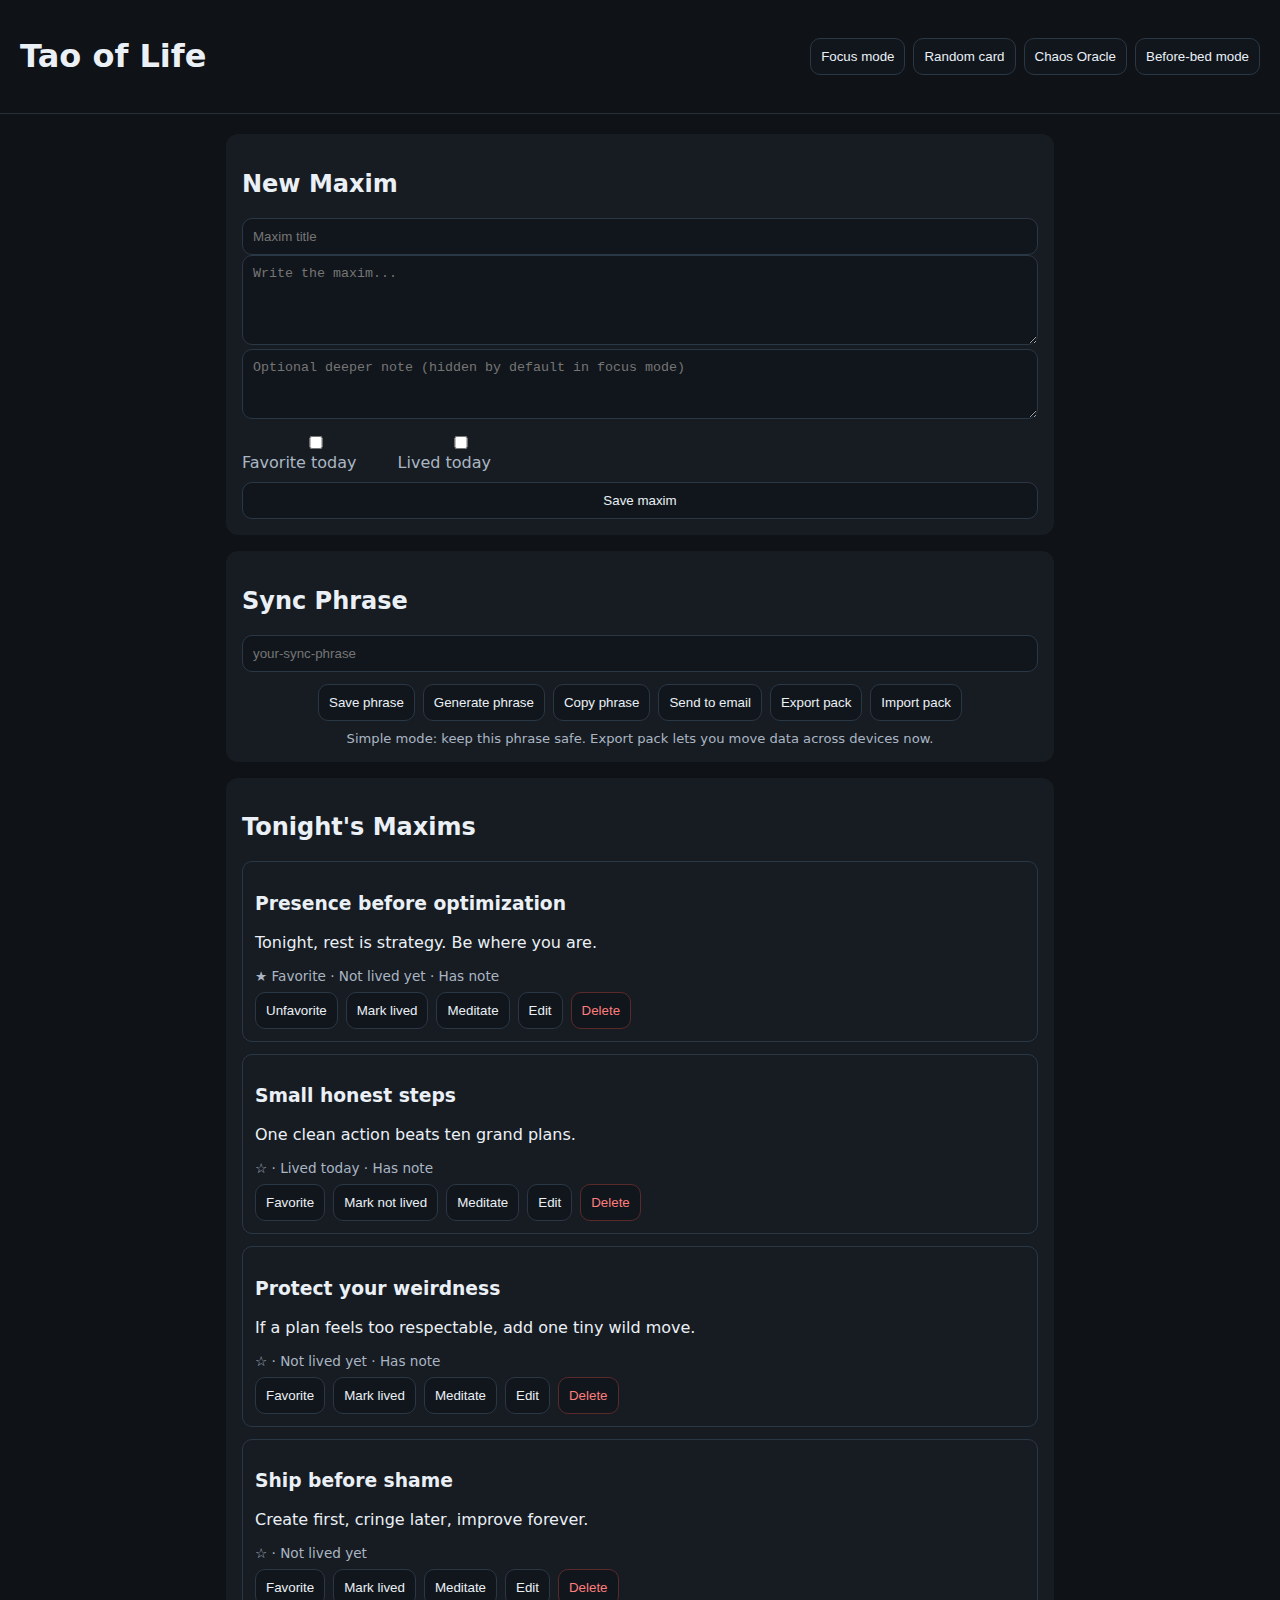
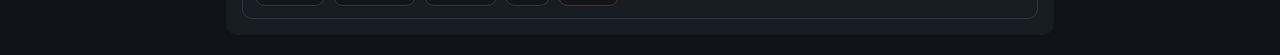
<file: projects/tao-of-life/index.html>
<!doctype html>
<html lang="en">
  <head>
    <meta charset="UTF-8" />
    <meta name="viewport" content="width=device-width, initial-scale=1.0" />
    <title>Tao of Life</title>
    <link rel="stylesheet" href="styles.css" />
  </head>
  <body>
    <header class="topbar" id="topbar">
      <h1>Tao of Life</h1>
      <div class="actions">
        <button id="focusModeToggle">Focus mode</button>
        <button id="randomBtn">Random card</button>
        <button id="oracleBtn">Chaos Oracle</button>
        <button id="beforeBedToggle">Before-bed mode</button>
      </div>
    </header>

    <main>
      <section class="card" id="composerCard">
        <h2>New Maxim</h2>
        <form id="maximForm">
          <input id="title" placeholder="Maxim title" required maxlength="80" />
          <textarea id="body" placeholder="Write the maxim..." required maxlength="500"></textarea>
          <textarea id="note" placeholder="Optional deeper note (hidden by default in focus mode)" maxlength="800"></textarea>
          <div class="row">
            <label><input id="favorite" type="checkbox" /> Favorite today</label>
            <label><input id="lived" type="checkbox" /> Lived today</label>
          </div>
          <button type="submit">Save maxim</button>
        </form>
      </section>

      <section class="card" id="syncCard">
        <h2>Sync Phrase</h2>
        <input id="syncPhrase" placeholder="your-sync-phrase" maxlength="120" />
        <div class="focus-actions">
          <button id="savePhraseBtn">Save phrase</button>
          <button id="genPhraseBtn">Generate phrase</button>
          <button id="copyPhraseBtn">Copy phrase</button>
          <button id="emailPhraseBtn">Send to email</button>
          <button id="exportPackBtn">Export pack</button>
          <button id="importPackBtn">Import pack</button>
        </div>
        <p class="hint" id="phraseHint">Simple mode: keep this phrase safe. Export pack lets you move data across devices now.</p>
      </section>

      <section class="card" id="focusCard" hidden>
        <h2>Meditation Card <span id="spiceBadge" class="badge">calm</span></h2>
        <p id="oracleText" class="oracle" hidden></p>
        <article class="focus-item" id="focusItem"></article>
        <div class="focus-actions" id="focusActions">
          <button id="prevBtn">Previous</button>
          <button id="nextBtn">Next</button>
          <button id="expandBtn">Expand note</button>
          <button id="chromeBtn">Hide UI</button>
          <button id="spiceBtn">Spice level</button>
        </div>
        <p class="hint">Shortcuts: ←/→ next card · Space expand note · C hide UI · R random</p>
      </section>

      <section class="card" id="listCard">
        <h2>Tonight's Maxims</h2>
        <div id="list" class="list"></div>
      </section>
    </main>

    <template id="itemTpl">
      <article class="item">
        <h3></h3>
        <p class="body"></p>
        <div class="meta"></div>
        <div class="item-actions">
          <button data-act="favorite"></button>
          <button data-act="lived"></button>
          <button data-act="focus">Meditate</button>
          <button data-act="edit">Edit</button>
          <button data-act="delete" class="danger">Delete</button>
        </div>
      </article>
    </template>

    <button id="revealUiBtn" class="reveal-ui" hidden>Show controls</button>
    <script src="app.js"></script>
  </body>
</html>
</file>
<file: projects/tao-of-life/styles.css>
:root { --bg:#0f1216; --card:#171c22; --text:#eaf0f6; --muted:#aab6c4; --accent:#8dd3a8; --danger:#ff7d7d; }
*{box-sizing:border-box}
body{margin:0;font-family:Inter,system-ui,sans-serif;background:var(--bg);color:var(--text)}
.topbar{display:flex;justify-content:space-between;align-items:center;padding:16px 20px;border-bottom:1px solid #26303a}
.actions{display:flex;gap:8px;flex-wrap:wrap}
main{max-width:860px;margin:20px auto;padding:0 16px;display:grid;gap:16px}
.card{background:var(--card);padding:16px;border-radius:12px}
input,textarea,button{width:100%;padding:10px;border-radius:10px;border:1px solid #2a3745;background:#11161c;color:var(--text)}
textarea{min-height:90px;resize:vertical}
#note{min-height:70px}
.row{display:flex;gap:16px;margin:10px 0;color:var(--muted);flex-wrap:wrap}
button{cursor:pointer}
.list{display:grid;gap:12px}
.item{padding:12px;border:1px solid #2a3745;border-radius:10px}
.meta{font-size:.85rem;color:var(--muted);margin:8px 0}
.item-actions{display:flex;gap:8px;flex-wrap:wrap}
.item-actions button,.focus-actions button,.actions button{width:auto}
.danger{border-color:#5a2a2a;color:var(--danger)}
.focus-item{padding:24px;border:1px solid #2a3745;border-radius:12px;min-height:220px;display:flex;flex-direction:column;justify-content:center}
.focus-item h3{margin:0 0 12px;text-align:center}
.focus-maxim{font-size:1.3rem;line-height:1.85;margin:0 0 10px;text-align:center}
.focus-note{margin-top:14px;padding-top:12px;border-top:1px solid #2a3745;color:var(--muted)}
.focus-actions{display:flex;gap:8px;justify-content:center;margin-top:12px;flex-wrap:wrap}
.hint{margin:10px 0 0;color:var(--muted);font-size:.82rem;text-align:center}
.badge{display:inline-block;font-size:.72rem;padding:2px 8px;border:1px solid #2a3745;border-radius:999px;color:var(--muted);vertical-align:middle}
.oracle{margin:8px 0 14px;padding:10px 12px;border:1px dashed #37506b;border-radius:10px;background:#111926;color:#b7d5ff}
body.spice-1 .badge{color:#8dd3a8;border-color:#345640}
body.spice-2 .badge{color:#ffd27d;border-color:#6b5b32}
body.spice-3 .badge{color:#ff9ccf;border-color:#6b3451}
body.focus-mode #composerCard, body.focus-mode #listCard{display:none}
body.focus-mode #focusCard{display:block}
body.before-bed{background:#0b0f12}
body.before-bed .card{background:#12171d}
body.chrome-hidden .topbar{opacity:0;pointer-events:none;height:0;padding:0;border:0;overflow:hidden}
body.chrome-hidden #focusActions, body.chrome-hidden .hint{opacity:0;pointer-events:none;max-height:0;overflow:hidden;margin:0}
.reveal-ui{position:fixed;right:14px;bottom:14px;z-index:999;border-color:#3a4a5c;background:#131a22;color:#dbe8f7;box-shadow:0 6px 20px rgba(0,0,0,.35)}
body.chrome-hidden .reveal-ui{display:block}
body.spice-3 .focus-item{box-shadow:0 0 0 1px #5f3152, 0 0 24px rgba(255,122,188,.16)}
</file>
